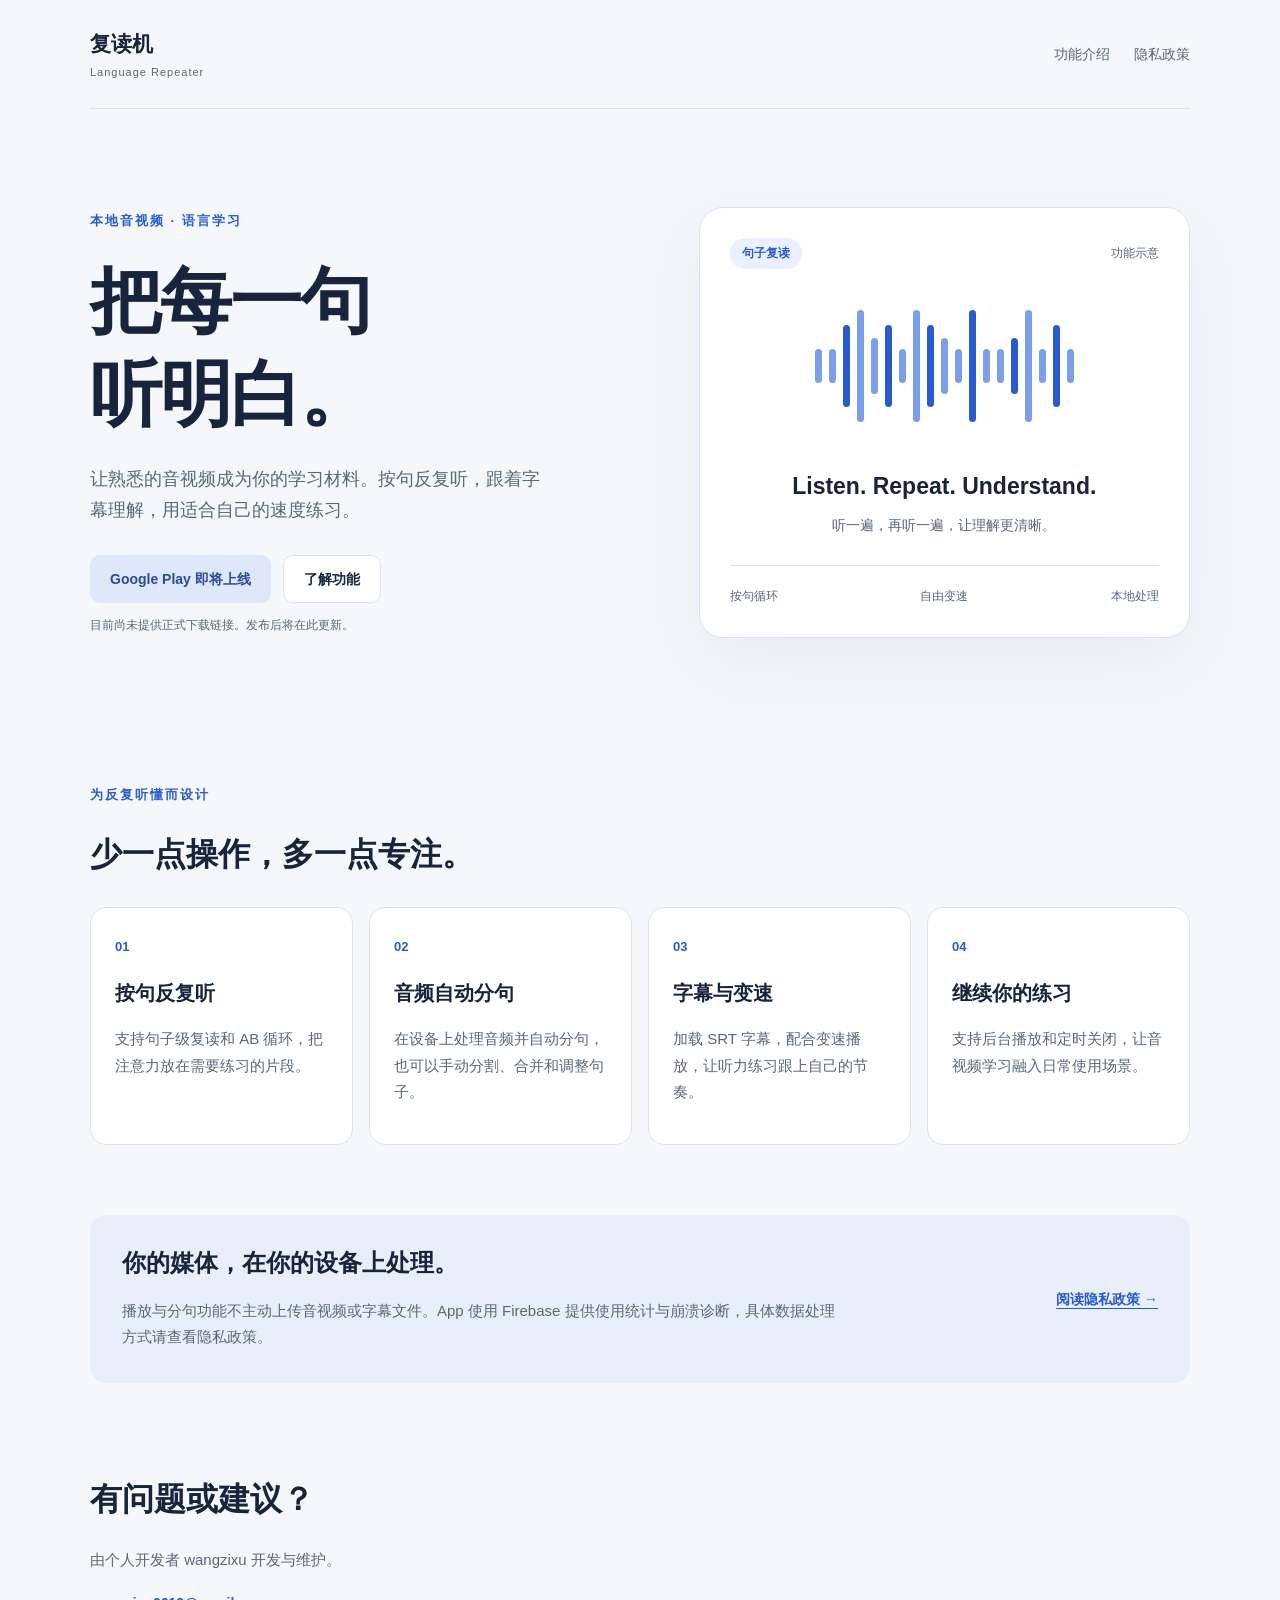
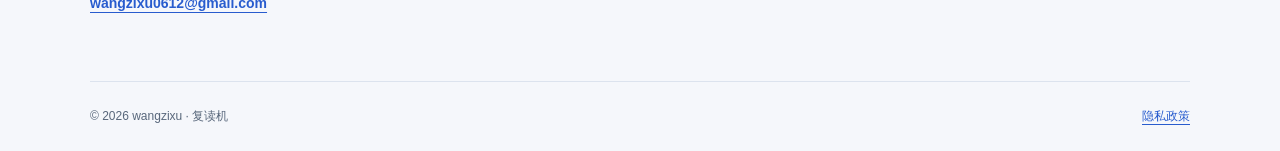
<file: index.html>
<!doctype html>
<html lang="zh-CN">
<head>
  <meta charset="utf-8">
  <meta name="viewport" content="width=device-width, initial-scale=1">
  <meta name="description" content="复读机是一款本地音视频学习工具，支持句子复读、音频分句、字幕显示与变速播放。">
  <meta name="theme-color" content="#f5f7fb">
  <title>复读机 · 把每一句听明白</title>
  <link rel="stylesheet" href="./assets/style.css">
</head>
<body>
  <header class="site-header wrap">
    <a class="brand" href="./index.html">复读机<span>Language Repeater</span></a>
    <nav aria-label="主导航">
      <a href="#features">功能介绍</a>
      <a href="./privacy.html">隐私政策</a>
    </nav>
  </header>
  <main>
    <section class="hero wrap">
      <div>
        <p class="eyebrow">本地音视频 · 语言学习</p>
        <h1>把每一句<br>听明白。</h1>
        <p class="intro">让熟悉的音视频成为你的学习材料。按句反复听，跟着字幕理解，用适合自己的速度练习。</p>
        <div class="actions">
          <span class="button unavailable" role="status">Google Play 即将上线</span>
          <a class="button secondary" href="#features">了解功能</a>
        </div>
        <p class="small">目前尚未提供正式下载链接。发布后将在此更新。</p>
      </div>
      <div class="listening-card" aria-label="句子复读功能示意，非应用截图">
        <div class="card-top"><span class="pill">句子复读</span><span class="small">功能示意</span></div>
        <div class="wave" aria-hidden="true"><i></i><i></i><i></i><i></i><i></i><i></i><i></i><i></i><i></i><i></i><i></i><i></i><i></i><i></i><i></i><i></i><i></i><i></i><i></i></div>
        <p class="sample">Listen. Repeat. Understand.</p>
        <p class="sample-translation">听一遍，再听一遍，让理解更清晰。</p>
        <div class="card-bottom"><span>按句循环</span><span>自由变速</span><span>本地处理</span></div>
      </div>
    </section>
    <section class="section wrap" id="features">
      <p class="eyebrow">为反复听懂而设计</p>
      <h2>少一点操作，多一点专注。</h2>
      <div class="features">
        <article class="feature"><span class="number">01</span><h3>按句反复听</h3><p>支持句子级复读和 AB 循环，把注意力放在需要练习的片段。</p></article>
        <article class="feature"><span class="number">02</span><h3>音频自动分句</h3><p>在设备上处理音频并自动分句，也可以手动分割、合并和调整句子。</p></article>
        <article class="feature"><span class="number">03</span><h3>字幕与变速</h3><p>加载 SRT 字幕，配合变速播放，让听力练习跟上自己的节奏。</p></article>
        <article class="feature"><span class="number">04</span><h3>继续你的练习</h3><p>支持后台播放和定时关闭，让音视频学习融入日常使用场景。</p></article>
      </div>
    </section>
    <section class="section wrap">
      <div class="privacy-banner"><div><h2>你的媒体，在你的设备上处理。</h2><p>播放与分句功能不主动上传音视频或字幕文件。App 使用 Firebase 提供使用统计与崩溃诊断，具体数据处理方式请查看隐私政策。</p></div><a class="text-link" href="./privacy.html">阅读隐私政策 →</a></div>
    </section>
    <section class="section wrap contact" id="contact"><h2>有问题或建议？</h2><p>由个人开发者 wangzixu 开发与维护。</p><a class="text-link" href="mailto:wangzixu0612@gmail.com">wangzixu0612@gmail.com</a></section>
  </main>
  <footer class="site-footer wrap"><span>© 2026 wangzixu · 复读机</span><a href="./privacy.html">隐私政策</a></footer>
</body>
</html>
</file>
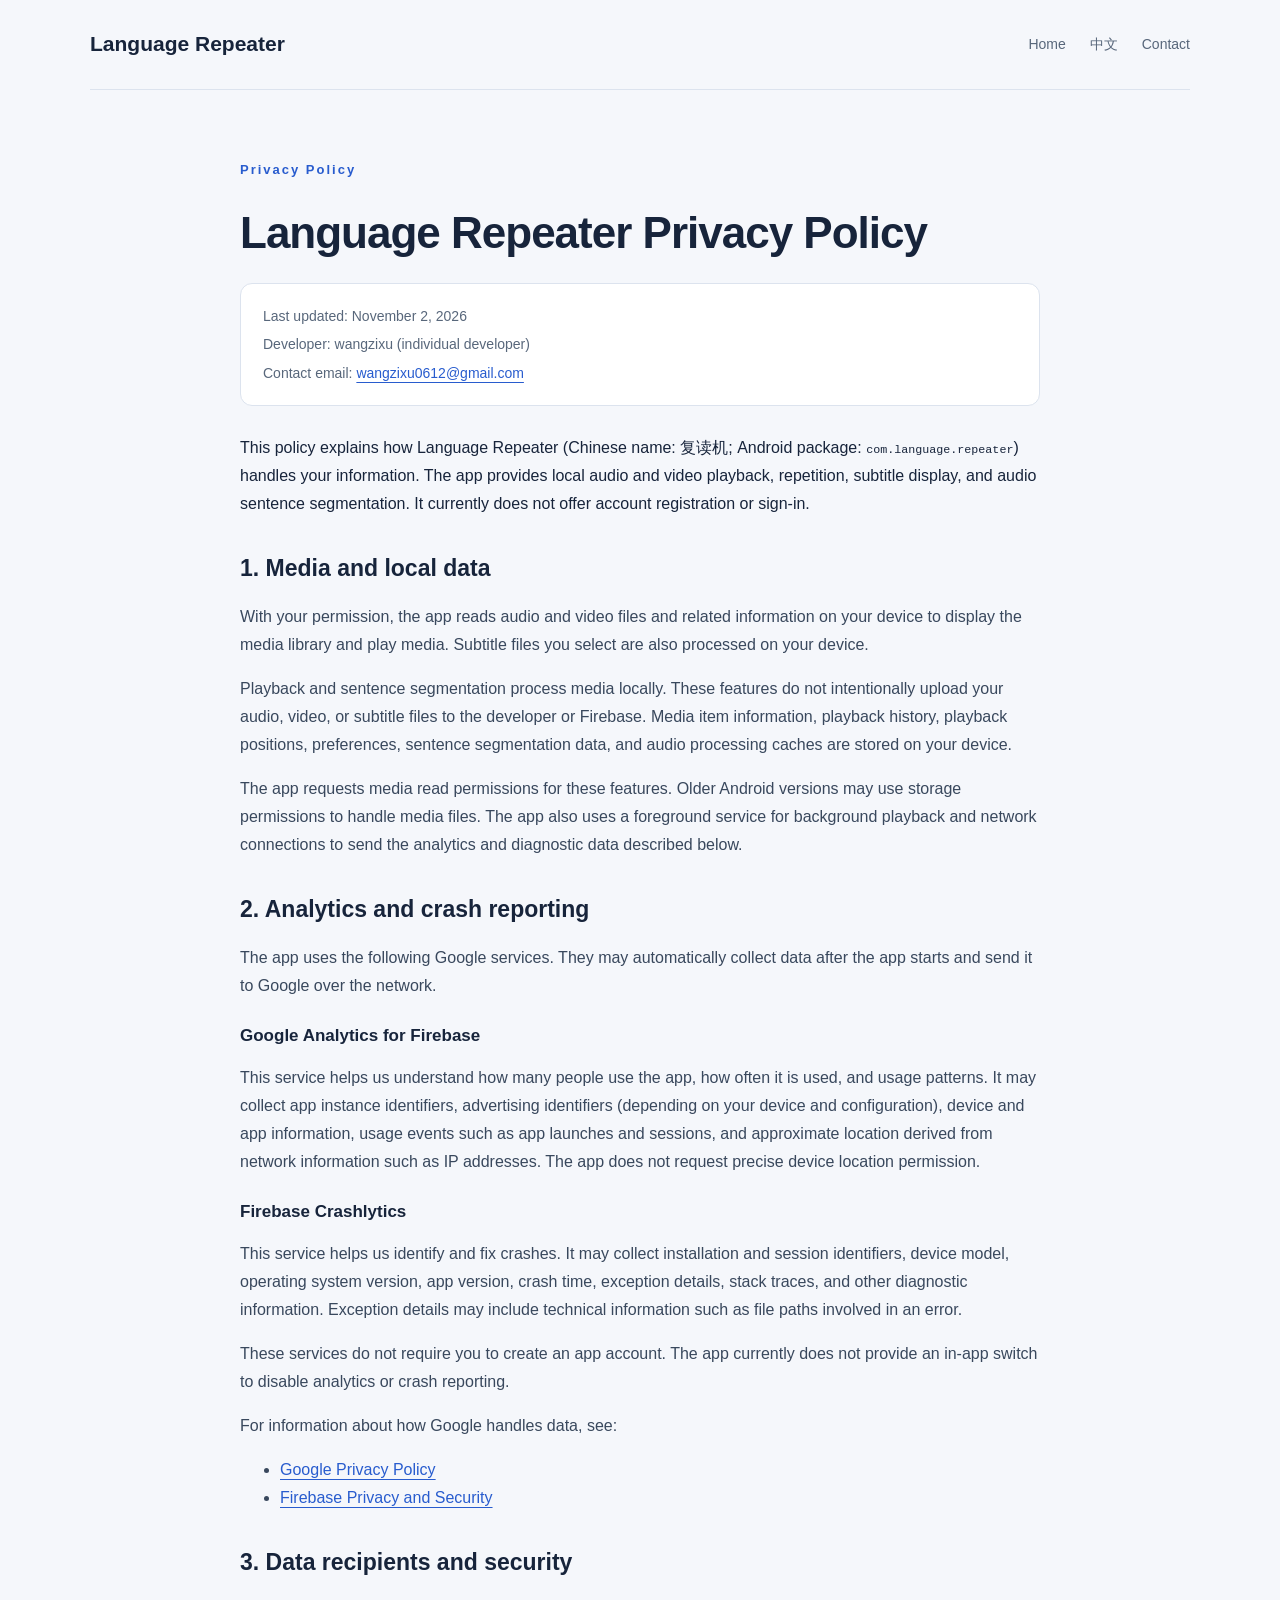
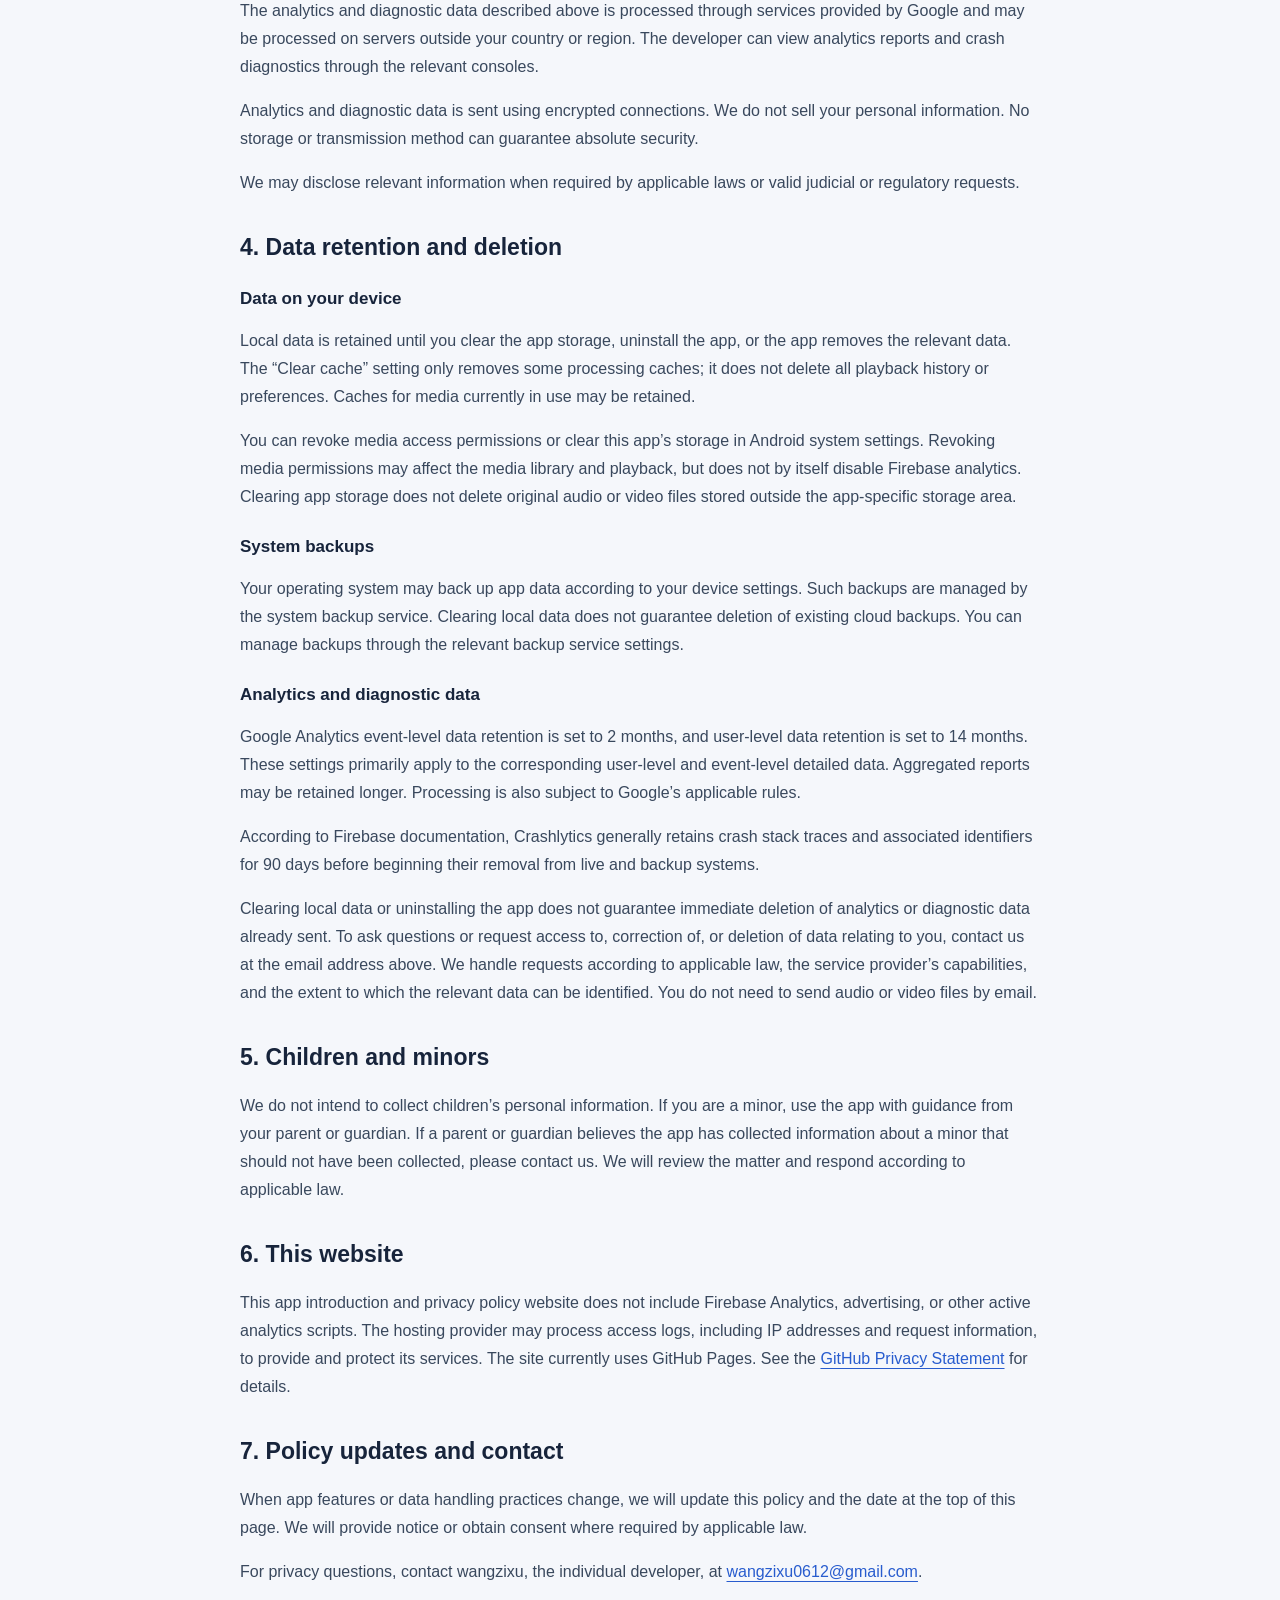
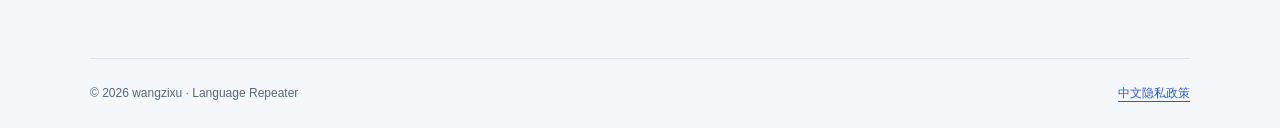
<file: privacy-en.html>
<!doctype html>
<html lang="en">
<head>
  <meta charset="utf-8">
  <meta name="viewport" content="width=device-width, initial-scale=1">
  <meta name="description" content="Language Repeater privacy policy: local media processing, Firebase analytics and crash reporting, and data retention and deletion.">
  <meta name="theme-color" content="#f5f7fb">
  <title>Privacy Policy · Language Repeater</title>
  <link rel="stylesheet" href="./assets/style.css">
  <link rel="alternate" hreflang="zh-CN" href="./privacy.html">
  <link rel="alternate" hreflang="en" href="./privacy-en.html">
</head>
<body>
  <header class="site-header wrap">
    <a class="brand" href="./index.html">Language Repeater</a>
    <nav aria-label="Main navigation">
      <a href="./index.html">Home</a>
      <a href="./privacy.html" lang="zh-CN" hreflang="zh-CN">中文</a>
      <a href="mailto:wangzixu0612@gmail.com">Contact</a>
    </nav>
  </header>
  <main class="policy wrap">
    <p class="eyebrow">Privacy Policy</p>
    <h1>Language Repeater Privacy Policy</h1>
    <div class="policy-meta">
      <p>Last updated: November 2, 2026</p>
      <p>Developer: wangzixu (individual developer)</p>
      <p>Contact email: <a href="mailto:wangzixu0612@gmail.com">wangzixu0612@gmail.com</a></p>
    </div>
    <p>This policy explains how Language Repeater (Chinese name: 复读机; Android package: <code>com.language.repeater</code>) handles your information. The app provides local audio and video playback, repetition, subtitle display, and audio sentence segmentation. It currently does not offer account registration or sign-in.</p>
    <section>
      <h2>1. Media and local data</h2>
      <p>With your permission, the app reads audio and video files and related information on your device to display the media library and play media. Subtitle files you select are also processed on your device.</p>
      <p>Playback and sentence segmentation process media locally. These features do not intentionally upload your audio, video, or subtitle files to the developer or Firebase. Media item information, playback history, playback positions, preferences, sentence segmentation data, and audio processing caches are stored on your device.</p>
      <p>The app requests media read permissions for these features. Older Android versions may use storage permissions to handle media files. The app also uses a foreground service for background playback and network connections to send the analytics and diagnostic data described below.</p>
    </section>
    <section>
      <h2>2. Analytics and crash reporting</h2>
      <p>The app uses the following Google services. They may automatically collect data after the app starts and send it to Google over the network.</p>
      <h3>Google Analytics for Firebase</h3>
      <p>This service helps us understand how many people use the app, how often it is used, and usage patterns. It may collect app instance identifiers, advertising identifiers (depending on your device and configuration), device and app information, usage events such as app launches and sessions, and approximate location derived from network information such as IP addresses. The app does not request precise device location permission.</p>
      <h3>Firebase Crashlytics</h3>
      <p>This service helps us identify and fix crashes. It may collect installation and session identifiers, device model, operating system version, app version, crash time, exception details, stack traces, and other diagnostic information. Exception details may include technical information such as file paths involved in an error.</p>
      <p>These services do not require you to create an app account. The app currently does not provide an in-app switch to disable analytics or crash reporting.</p>
      <p>For information about how Google handles data, see:</p>
      <ul>
        <li><a href="https://policies.google.com/privacy">Google Privacy Policy</a></li>
        <li><a href="https://firebase.google.com/support/privacy">Firebase Privacy and Security</a></li>
      </ul>
    </section>
    <section>
      <h2>3. Data recipients and security</h2>
      <p>The analytics and diagnostic data described above is processed through services provided by Google and may be processed on servers outside your country or region. The developer can view analytics reports and crash diagnostics through the relevant consoles.</p>
      <p>Analytics and diagnostic data is sent using encrypted connections. We do not sell your personal information. No storage or transmission method can guarantee absolute security.</p>
      <p>We may disclose relevant information when required by applicable laws or valid judicial or regulatory requests.</p>
    </section>
    <section>
      <h2>4. Data retention and deletion</h2>
      <h3>Data on your device</h3>
      <p>Local data is retained until you clear the app storage, uninstall the app, or the app removes the relevant data. The “Clear cache” setting only removes some processing caches; it does not delete all playback history or preferences. Caches for media currently in use may be retained.</p>
      <p>You can revoke media access permissions or clear this app’s storage in Android system settings. Revoking media permissions may affect the media library and playback, but does not by itself disable Firebase analytics. Clearing app storage does not delete original audio or video files stored outside the app-specific storage area.</p>
      <h3>System backups</h3>
      <p>Your operating system may back up app data according to your device settings. Such backups are managed by the system backup service. Clearing local data does not guarantee deletion of existing cloud backups. You can manage backups through the relevant backup service settings.</p>
      <h3>Analytics and diagnostic data</h3>
      <p>Google Analytics event-level data retention is set to 2 months, and user-level data retention is set to 14 months. These settings primarily apply to the corresponding user-level and event-level detailed data. Aggregated reports may be retained longer. Processing is also subject to Google’s applicable rules.</p>
      <p>According to Firebase documentation, Crashlytics generally retains crash stack traces and associated identifiers for 90 days before beginning their removal from live and backup systems.</p>
      <p>Clearing local data or uninstalling the app does not guarantee immediate deletion of analytics or diagnostic data already sent. To ask questions or request access to, correction of, or deletion of data relating to you, contact us at the email address above. We handle requests according to applicable law, the service provider’s capabilities, and the extent to which the relevant data can be identified. You do not need to send audio or video files by email.</p>
    </section>
    <section>
      <h2>5. Children and minors</h2>
      <p>We do not intend to collect children’s personal information. If you are a minor, use the app with guidance from your parent or guardian. If a parent or guardian believes the app has collected information about a minor that should not have been collected, please contact us. We will review the matter and respond according to applicable law.</p>
    </section>
    <section>
      <h2>6. This website</h2>
      <p>This app introduction and privacy policy website does not include Firebase Analytics, advertising, or other active analytics scripts. The hosting provider may process access logs, including IP addresses and request information, to provide and protect its services. The site currently uses GitHub Pages. See the <a href="https://docs.github.com/en/site-policy/privacy-policies/github-general-privacy-statement">GitHub Privacy Statement</a> for details.</p>
    </section>
    <section>
      <h2>7. Policy updates and contact</h2>
      <p>When app features or data handling practices change, we will update this policy and the date at the top of this page. We will provide notice or obtain consent where required by applicable law.</p>
      <p>For privacy questions, contact wangzixu, the individual developer, at <a href="mailto:wangzixu0612@gmail.com">wangzixu0612@gmail.com</a>.</p>
    </section>
  </main>
  <footer class="site-footer wrap"><span>© 2026 wangzixu · Language Repeater</span><a href="./privacy.html" lang="zh-CN" hreflang="zh-CN">中文隐私政策</a></footer>
</body>
</html>
</file>
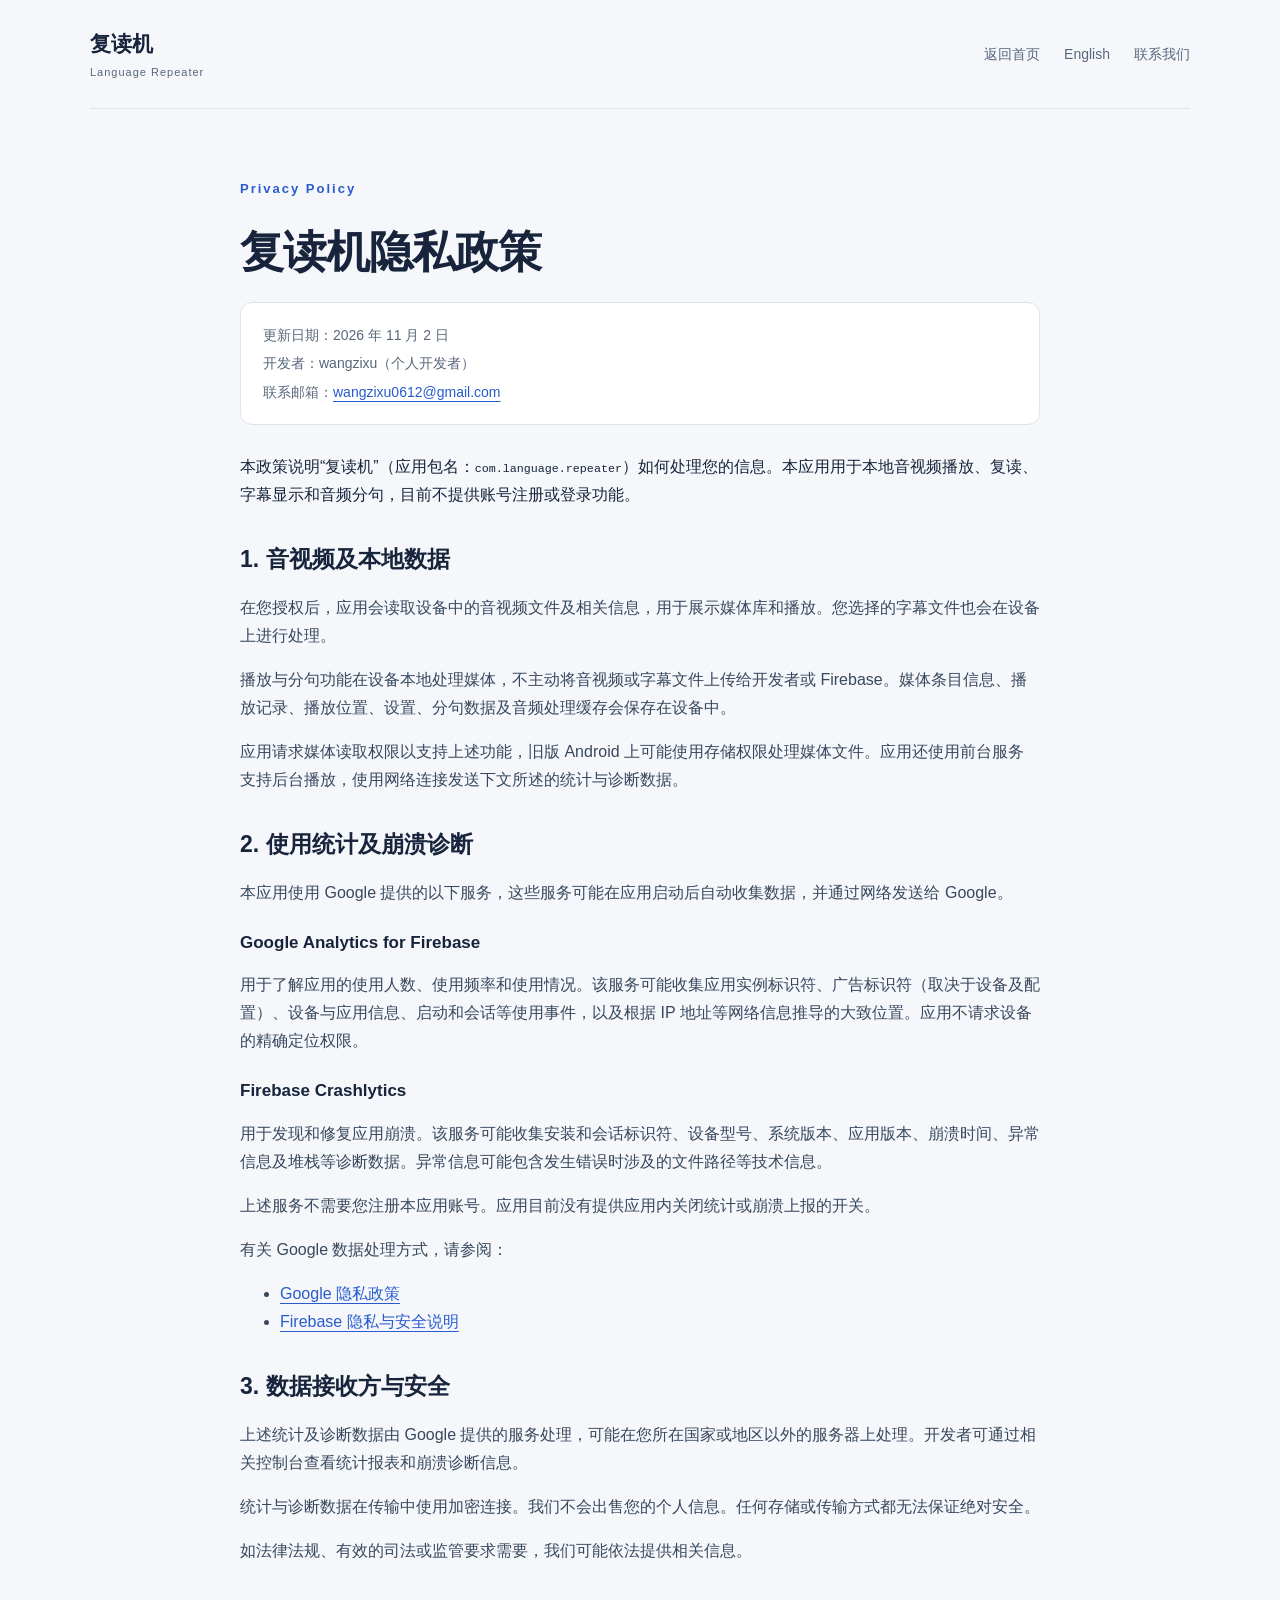
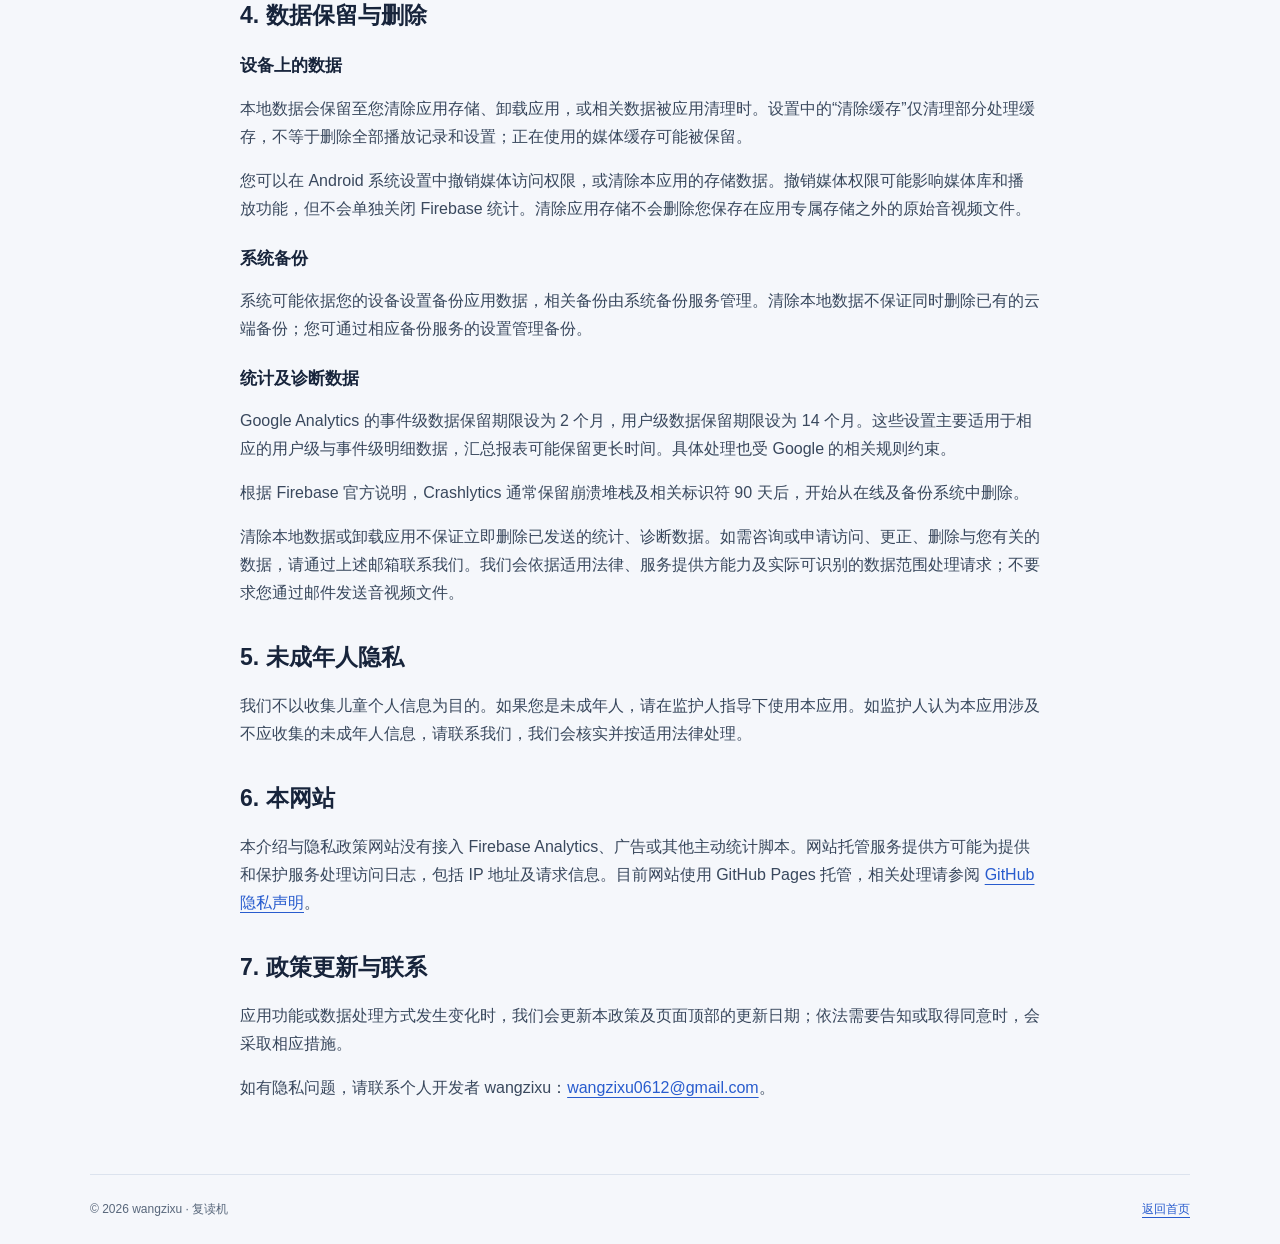
<file: privacy.html>
<!doctype html>
<html lang="zh-CN">
<head>
  <meta charset="utf-8">
  <meta name="viewport" content="width=device-width, initial-scale=1">
  <meta name="description" content="复读机隐私政策：了解本地媒体处理、Firebase 使用统计与崩溃诊断，以及数据保留和删除方式。">
  <meta name="theme-color" content="#f5f7fb">
  <title>隐私政策 · 复读机</title>
  <link rel="stylesheet" href="./assets/style.css">
  <link rel="alternate" hreflang="zh-CN" href="./privacy.html">
  <link rel="alternate" hreflang="en" href="./privacy-en.html">
</head>
<body>
  <header class="site-header wrap">
    <a class="brand" href="./index.html">复读机<span>Language Repeater</span></a>
    <nav aria-label="主导航"><a href="./index.html">返回首页</a><a href="./privacy-en.html" lang="en" hreflang="en">English</a><a href="mailto:wangzixu0612@gmail.com">联系我们</a></nav>
  </header>
  <main class="policy wrap">
    <p class="eyebrow">Privacy Policy</p>
    <h1>复读机隐私政策</h1>
    <div class="policy-meta"><p>更新日期：2026 年 11 月 2 日</p><p>开发者：wangzixu（个人开发者）</p><p>联系邮箱：<a href="mailto:wangzixu0612@gmail.com">wangzixu0612@gmail.com</a></p></div>
    <p>本政策说明“复读机”（应用包名：<code>com.language.repeater</code>）如何处理您的信息。本应用用于本地音视频播放、复读、字幕显示和音频分句，目前不提供账号注册或登录功能。</p>
    <section><h2>1. 音视频及本地数据</h2>
      <p>在您授权后，应用会读取设备中的音视频文件及相关信息，用于展示媒体库和播放。您选择的字幕文件也会在设备上进行处理。</p>
      <p>播放与分句功能在设备本地处理媒体，不主动将音视频或字幕文件上传给开发者或 Firebase。媒体条目信息、播放记录、播放位置、设置、分句数据及音频处理缓存会保存在设备中。</p>
      <p>应用请求媒体读取权限以支持上述功能，旧版 Android 上可能使用存储权限处理媒体文件。应用还使用前台服务支持后台播放，使用网络连接发送下文所述的统计与诊断数据。</p>
    </section>
    <section><h2>2. 使用统计及崩溃诊断</h2>
      <p>本应用使用 Google 提供的以下服务，这些服务可能在应用启动后自动收集数据，并通过网络发送给 Google。</p>
      <h3>Google Analytics for Firebase</h3>
      <p>用于了解应用的使用人数、使用频率和使用情况。该服务可能收集应用实例标识符、广告标识符（取决于设备及配置）、设备与应用信息、启动和会话等使用事件，以及根据 IP 地址等网络信息推导的大致位置。应用不请求设备的精确定位权限。</p>
      <h3>Firebase Crashlytics</h3>
      <p>用于发现和修复应用崩溃。该服务可能收集安装和会话标识符、设备型号、系统版本、应用版本、崩溃时间、异常信息及堆栈等诊断数据。异常信息可能包含发生错误时涉及的文件路径等技术信息。</p>
      <p>上述服务不需要您注册本应用账号。应用目前没有提供应用内关闭统计或崩溃上报的开关。</p>
      <p>有关 Google 数据处理方式，请参阅：</p>
      <ul><li><a href="https://policies.google.com/privacy">Google 隐私政策</a></li><li><a href="https://firebase.google.com/support/privacy">Firebase 隐私与安全说明</a></li></ul>
    </section>
    <section><h2>3. 数据接收方与安全</h2>
      <p>上述统计及诊断数据由 Google 提供的服务处理，可能在您所在国家或地区以外的服务器上处理。开发者可通过相关控制台查看统计报表和崩溃诊断信息。</p>
      <p>统计与诊断数据在传输中使用加密连接。我们不会出售您的个人信息。任何存储或传输方式都无法保证绝对安全。</p>
      <p>如法律法规、有效的司法或监管要求需要，我们可能依法提供相关信息。</p>
    </section>
    <section><h2>4. 数据保留与删除</h2>
      <h3>设备上的数据</h3>
      <p>本地数据会保留至您清除应用存储、卸载应用，或相关数据被应用清理时。设置中的“清除缓存”仅清理部分处理缓存，不等于删除全部播放记录和设置；正在使用的媒体缓存可能被保留。</p>
      <p>您可以在 Android 系统设置中撤销媒体访问权限，或清除本应用的存储数据。撤销媒体权限可能影响媒体库和播放功能，但不会单独关闭 Firebase 统计。清除应用存储不会删除您保存在应用专属存储之外的原始音视频文件。</p>
      <h3>系统备份</h3>
      <p>系统可能依据您的设备设置备份应用数据，相关备份由系统备份服务管理。清除本地数据不保证同时删除已有的云端备份；您可通过相应备份服务的设置管理备份。</p>
      <h3>统计及诊断数据</h3>
      <p>Google Analytics 的事件级数据保留期限设为 2 个月，用户级数据保留期限设为 14 个月。这些设置主要适用于相应的用户级与事件级明细数据，汇总报表可能保留更长时间。具体处理也受 Google 的相关规则约束。</p>
      <p>根据 Firebase 官方说明，Crashlytics 通常保留崩溃堆栈及相关标识符 90 天后，开始从在线及备份系统中删除。</p>
      <p>清除本地数据或卸载应用不保证立即删除已发送的统计、诊断数据。如需咨询或申请访问、更正、删除与您有关的数据，请通过上述邮箱联系我们。我们会依据适用法律、服务提供方能力及实际可识别的数据范围处理请求；不要求您通过邮件发送音视频文件。</p>
    </section>
    <section><h2>5. 未成年人隐私</h2>
      <p>我们不以收集儿童个人信息为目的。如果您是未成年人，请在监护人指导下使用本应用。如监护人认为本应用涉及不应收集的未成年人信息，请联系我们，我们会核实并按适用法律处理。</p>
    </section>
    <section><h2>6. 本网站</h2>
      <p>本介绍与隐私政策网站没有接入 Firebase Analytics、广告或其他主动统计脚本。网站托管服务提供方可能为提供和保护服务处理访问日志，包括 IP 地址及请求信息。目前网站使用 GitHub Pages 托管，相关处理请参阅 <a href="https://docs.github.com/en/site-policy/privacy-policies/github-general-privacy-statement">GitHub 隐私声明</a>。</p>
    </section>
    <section><h2>7. 政策更新与联系</h2>
      <p>应用功能或数据处理方式发生变化时，我们会更新本政策及页面顶部的更新日期；依法需要告知或取得同意时，会采取相应措施。</p>
      <p>如有隐私问题，请联系个人开发者 wangzixu：<a href="mailto:wangzixu0612@gmail.com">wangzixu0612@gmail.com</a>。</p>
    </section>
  </main>
  <footer class="site-footer wrap"><span>© 2026 wangzixu · 复读机</span><a href="./index.html">返回首页</a></footer>
</body>
</html>
</file>
<file: assets/style.css>
:root {
  color-scheme: light;
  --background: #f5f7fb;
  --ink: #17243b;
  --muted: #58677b;
  --accent: #285cce;
  --line: #dce3ee;
}
* { box-sizing: border-box; }
html { scroll-behavior: smooth; }
body { margin: 0; background: var(--background); color: var(--ink); font-family: -apple-system, BlinkMacSystemFont, "Segoe UI", "PingFang SC", "Microsoft YaHei", sans-serif; line-height: 1.75; }
a { color: var(--accent); text-underline-offset: 4px; }
a:focus-visible { outline: 3px solid var(--accent); outline-offset: 6px; border-radius: 3px; }
.wrap { width: min(1100px, calc(100% - 48px)); margin-inline: auto; }
.site-header { display: flex; align-items: center; justify-content: space-between; gap: 24px; padding-block: 26px; border-bottom: 1px solid var(--line); }
.brand { color: var(--ink); font-size: 21px; font-weight: 800; text-decoration: none; }
.brand span { display: block; color: var(--muted); font-size: 11px; font-weight: 500; letter-spacing: 1px; }
nav { display: flex; gap: 24px; font-size: 14px; }
nav a { color: var(--muted); text-decoration: none; }
.hero { display: grid; grid-template-columns: 1.1fr 1fr; align-items: center; gap: 68px; padding-block: 88px; }
.eyebrow { color: var(--accent); font-size: 13px; font-weight: 700; letter-spacing: 2px; }
h1, h2, h3 { line-height: 1.3; }
h1 { margin: 22px 0; font-size: clamp(44px, 6vw, 72px); letter-spacing: -2px; }
h2 { font-size: clamp(24px, 3vw, 32px); }
h3 { font-size: 20px; }
.intro { max-width: 450px; color: var(--muted); font-size: 18px; }
.actions { display: flex; flex-wrap: wrap; gap: 12px; margin-top: 28px; }
.button { display: inline-flex; min-height: 48px; align-items: center; justify-content: center; padding: 11px 20px; border-radius: 10px; background: var(--accent); color: white; font-size: 14px; font-weight: 600; text-decoration: none; }
.unavailable { background: #dfe8fb; color: #284c96; }
.secondary { border: 1px solid var(--line); background: white; color: var(--ink); }
.small { color: var(--muted); font-size: 12px; }
.listening-card { padding: 30px; background: white; border: 1px solid var(--line); border-radius: 24px; box-shadow: 0 24px 70px #213b6810; }
.card-top, .card-bottom { display: flex; align-items: center; justify-content: space-between; gap: 12px; }
.pill { padding: 5px 12px; border-radius: 20px; background: #eaf0ff; color: var(--accent); font-size: 12px; font-weight: 600; }
.wave { display: flex; justify-content: center; align-items: center; gap: 7px; height: 154px; margin-top: 20px; }
.wave i { width: 7px; height: 34px; background: #7b9fea; border-radius: 8px; }
.wave i:nth-child(3n) { height: 82px; background: var(--accent); }
.wave i:nth-child(4n) { height: 112px; }
.wave i:nth-child(5n) { height: 56px; }
.sample { margin-bottom: 6px; text-align: center; font-size: 23px; font-weight: 700; }
.sample-translation { margin-top: 0; text-align: center; color: var(--muted); font-size: 14px; }
.card-bottom { border-top: 1px solid var(--line); padding-top: 20px; margin-top: 28px; color: var(--muted); font-size: 12px; }
.section { padding-block: 35px; }
.features { display: grid; grid-template-columns: repeat(4, 1fr); gap: 16px; margin-top: 32px; }
.feature { border: 1px solid var(--line); border-radius: 16px; background: white; padding: 24px; }
.number { color: var(--accent); font-size: 13px; font-weight: 700; }
.feature p, .privacy-banner p, .contact p { color: var(--muted); font-size: 15px; }
.privacy-banner { display: flex; align-items: center; justify-content: space-between; gap: 32px; padding: 32px; border-radius: 16px; background: #e9effa; }
.privacy-banner h2 { margin-top: 0; font-size: 24px; }
.privacy-banner p { max-width: 720px; margin-bottom: 0; }
.text-link { flex-shrink: 0; font-size: 14px; font-weight: 600; }
.contact { padding-bottom: 64px; }
.site-footer { display: flex; flex-wrap: wrap; justify-content: space-between; gap: 16px; padding-block: 24px; border-top: 1px solid var(--line); color: var(--muted); font-size: 12px; }
.policy { max-width: 800px; padding-block: 56px; overflow-wrap: anywhere; }
.policy h1 { font-size: clamp(32px, 5vw, 44px); letter-spacing: -1px; }
.policy-meta { padding: 16px 22px; margin-bottom: 28px; background: white; border: 1px solid var(--line); border-radius: 12px; color: var(--muted); font-size: 14px; }
.policy-meta p { margin: 4px 0; }
.policy section { margin-top: 36px; }
.policy section h2 { font-size: 23px; }
.policy section h3 { margin-top: 25px; font-size: 17px; }
.policy section p, .policy li { color: #39485d; }
code { font-size: .9em; }
@media (max-width: 900px) {
  .hero { gap: 32px; padding-block: 56px; }
  .features { grid-template-columns: repeat(2, 1fr); }
  .privacy-banner { align-items: flex-start; flex-direction: column; gap: 20px; }
  .listening-card { padding: 22px; }
}
@media (max-width: 640px) {
  .wrap { width: calc(100% - 32px); }
  .site-header { align-items: flex-start; padding-block: 20px; gap: 12px; }
  nav { flex-wrap: wrap; justify-content: flex-end; gap: 10px 16px; padding-top: 5px; font-size: 13px; }
  .brand { flex-shrink: 0; }
  .hero { grid-template-columns: 1fr; padding-block: 40px; }
  .features { grid-template-columns: 1fr; }
  .section { padding-block: 24px; }
  .privacy-banner { padding: 24px; }
  .policy { padding-block: 32px; }
}
@media (prefers-reduced-motion: reduce) {
  html { scroll-behavior: auto; }
}
</file>
